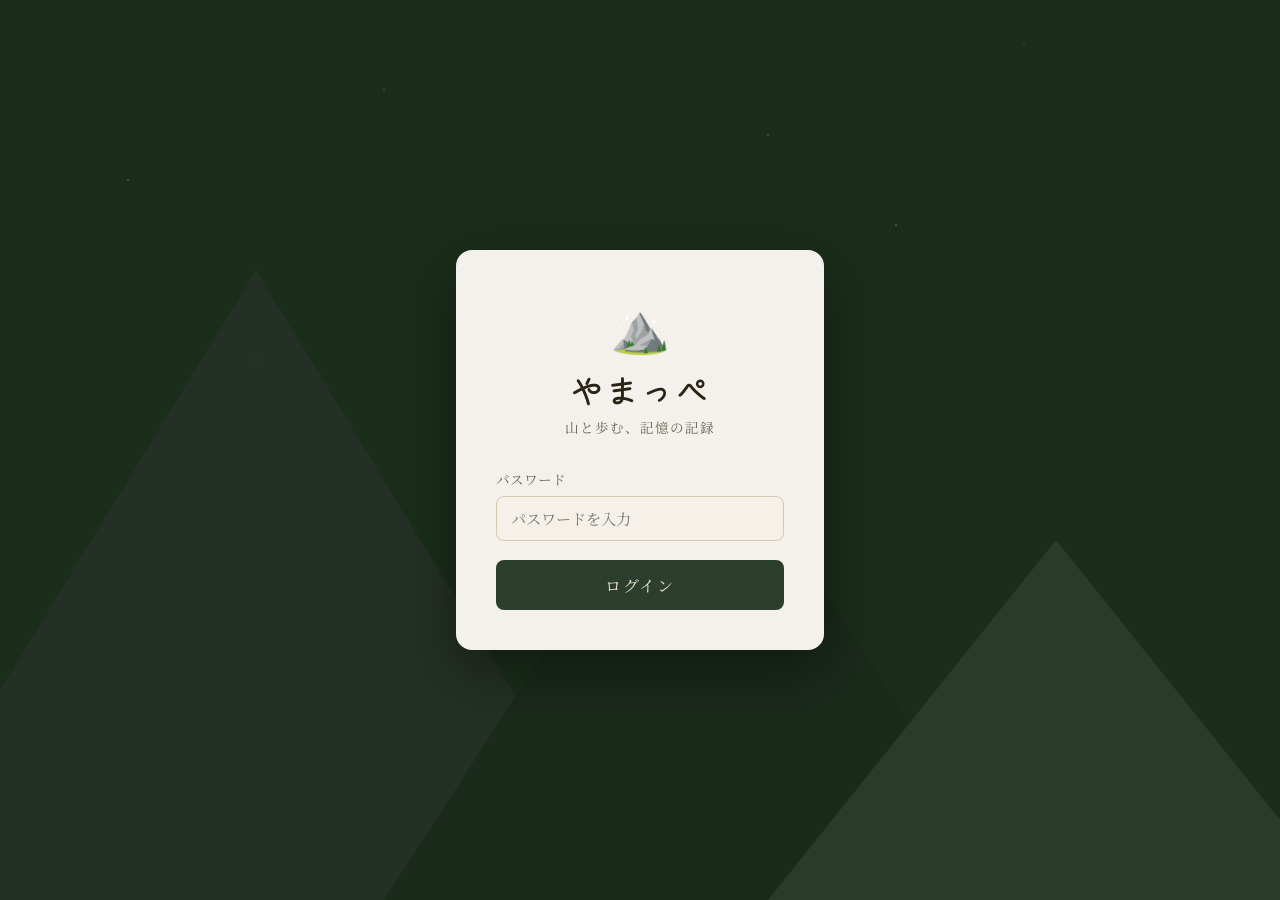
<file: index.html>
<!DOCTYPE html>
<html lang="ja">
<head>
  <meta charset="UTF-8">
  <link rel="icon" href="data:image/svg+xml,<svg xmlns='http://www.w3.org/2000/svg' viewBox='0 0 100 100'><text y='.9em' font-size='90'>⛰️</text></svg>">
  <meta name="viewport" content="width=device-width, initial-scale=1.0">
  <title>やまっぺ - ログイン</title>
  <link rel="stylesheet" href="css/style.css">
  <link href="https://fonts.googleapis.com/css2?family=Zen+Kurenaido&family=Noto+Serif+JP:wght@300;400;600&family=Shippori+Mincho:wght@400;600&display=swap" rel="stylesheet">
</head>
<body class="login-page">
  <div class="mountain-bg">
    <div class="peak peak1"></div>
    <div class="peak peak2"></div>
    <div class="peak peak3"></div>
    <div class="stars"></div>
  </div>

  <div class="login-container">
    <div class="login-box">
      <div class="logo-area">
        <div class="logo-icon">⛰️</div>
        <h1 class="site-title">やまっぺ</h1>
        <p class="site-subtitle">山と歩む、記憶の記録</p>
      </div>
      <form class="login-form" onsubmit="handleLogin(event)">
        <div class="form-group">
          <label for="password">パスワード</label>
          <input type="password" id="password" placeholder="パスワードを入力" autocomplete="current-password">
        </div>
        <div class="error-msg" id="errorMsg">パスワードが違います</div>
        <button type="submit" class="btn-login">ログイン</button>
      </form>
    </div>
  </div>

  <script>
    // パスワードはここで変更できます（例: "yamanokami123"）
    const SITE_PASSWORD = "yamanokami123";

    function handleLogin(e) {
      e.preventDefault();
      const pw = document.getElementById('password').value;
      const err = document.getElementById('errorMsg');
      if (pw === SITE_PASSWORD) {
        sessionStorage.setItem('yamapper_auth', 'true');
        window.location.href = 'home.html';
      } else {
        err.style.display = 'block';
        document.getElementById('password').value = '';
        document.getElementById('password').focus();
      }
    }

    // すでにログイン済みならホームへ
    if (sessionStorage.getItem('yamapper_auth') === 'true') {
      window.location.href = 'home.html';
    }
  </script>
</body>
</html>
</file>
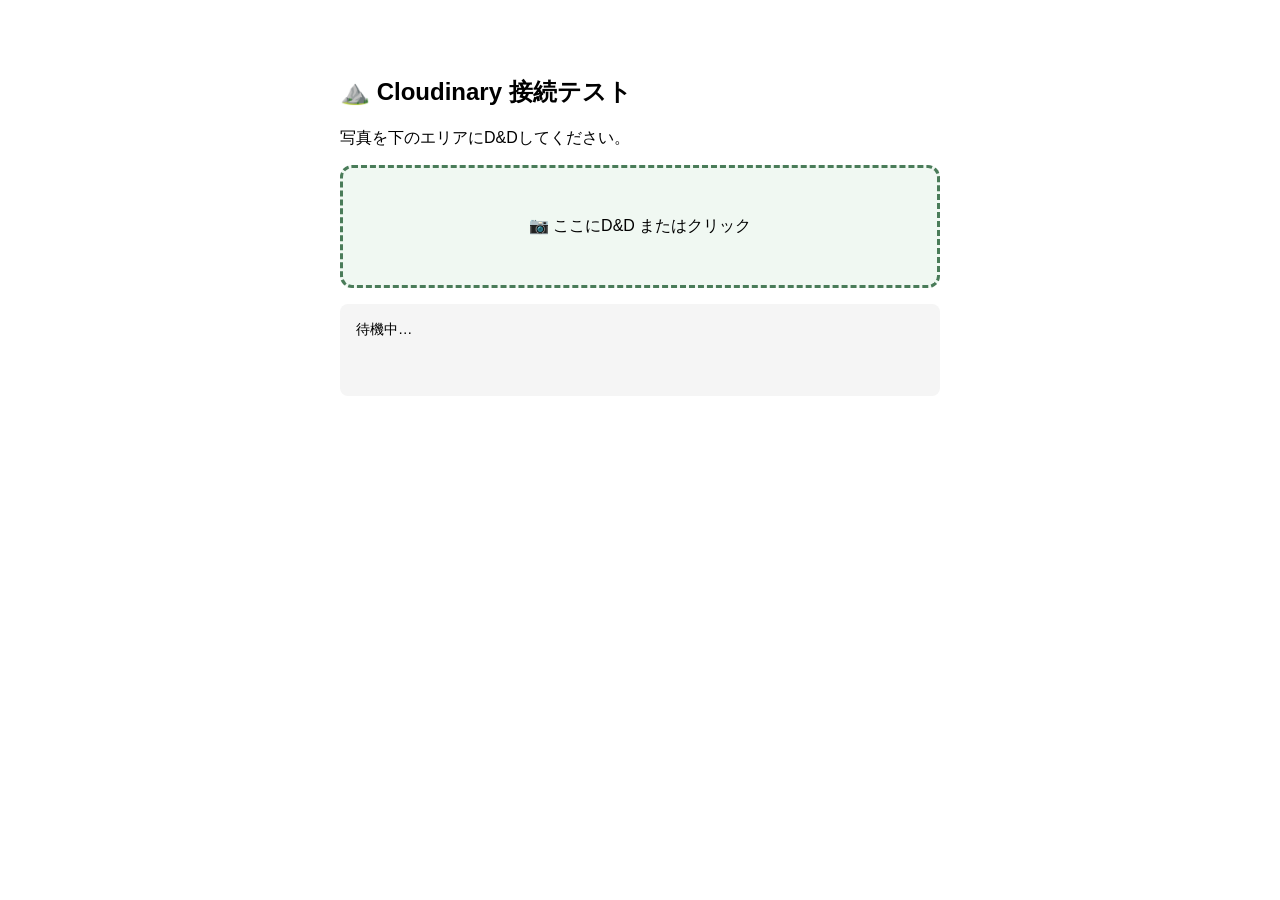
<file: cloudinary-test.html>
<!DOCTYPE html>
<html lang="ja">
<head>
  <meta charset="UTF-8">
  <title>Cloudinary 接続テスト</title>
  <style>
    body { font-family: sans-serif; max-width: 600px; margin: 40px auto; padding: 1rem; }
    #dropZone {
      border: 3px dashed #4A7C59; border-radius: 12px;
      padding: 3rem; text-align: center; cursor: pointer;
      background: #f0f8f2; transition: background 0.2s;
    }
    #dropZone.over { background: #c8ecd4; }
    #log { margin-top: 1rem; padding: 1rem; background: #f5f5f5; border-radius: 8px; font-size: 0.9rem; white-space: pre-wrap; min-height: 60px; }
    img { max-width: 200px; margin-top: 1rem; border-radius: 8px; display: none; }
  </style>
</head>
<body>
  <h2>⛰️ Cloudinary 接続テスト</h2>
  <p>写真を下のエリアにD&Dしてください。</p>

  <div id="dropZone"
    ondragover="ev(event,'over')"
    ondragleave="ev(event,'leave')"
    ondrop="ev(event,'drop')"
    onclick="document.getElementById('fi').click()">
    📷 ここにD&D またはクリック
    <input type="file" id="fi" accept="image/*" style="display:none" onchange="upload(event.target.files[0])">
  </div>

  <div id="log">待機中…</div>
  <img id="preview">

  <script>
    const CLOUD_NAME    = 'dgsbvnswt';
    const UPLOAD_PRESET = 'yamapper_preset';

    function ev(e, type) {
      e.preventDefault();
      const dz = document.getElementById('dropZone');
      if (type === 'over')  dz.classList.add('over');
      if (type === 'leave') dz.classList.remove('over');
      if (type === 'drop') {
        dz.classList.remove('over');
        const file = e.dataTransfer.files[0];
        if (file && file.type.startsWith('image/')) upload(file);
        else log('画像ファイルではありません');
      }
    }

    function toBase64(file) {
      return new Promise((resolve, reject) => {
        const reader = new FileReader();
        reader.onload  = () => resolve(reader.result);
        reader.onerror = reject;
        reader.readAsDataURL(file);
      });
    }

    async function upload(file) {
      if (!file) return;
      log('アップロード開始: ' + file.name + ' (' + Math.round(file.size/1024) + 'KB)\n変換中…');
      try {
        const base64 = await toBase64(file);
        log('Cloudinaryに送信中…');
        const res = await fetch(
          'https://api.cloudinary.com/v1_1/' + CLOUD_NAME + '/image/upload',
          {
            method:  'POST',
            headers: { 'Content-Type': 'application/json' },
            body:    JSON.stringify({ file: base64, upload_preset: UPLOAD_PRESET })
          }
        );
        const data = await res.json();
        if (data.secure_url) {
          log('成功！\nURL: ' + data.secure_url);
          const img = document.getElementById('preview');
          img.src = data.secure_url;
          img.style.display = 'block';
        } else {
          log('Cloudinaryエラー:\n' + JSON.stringify(data, null, 2));
        }
      } catch(err) {
        log('通信エラー: ' + err.message);
      }
    }

    function log(msg) { document.getElementById('log').textContent = msg; }
  </script>
</body>
</html>
</file>
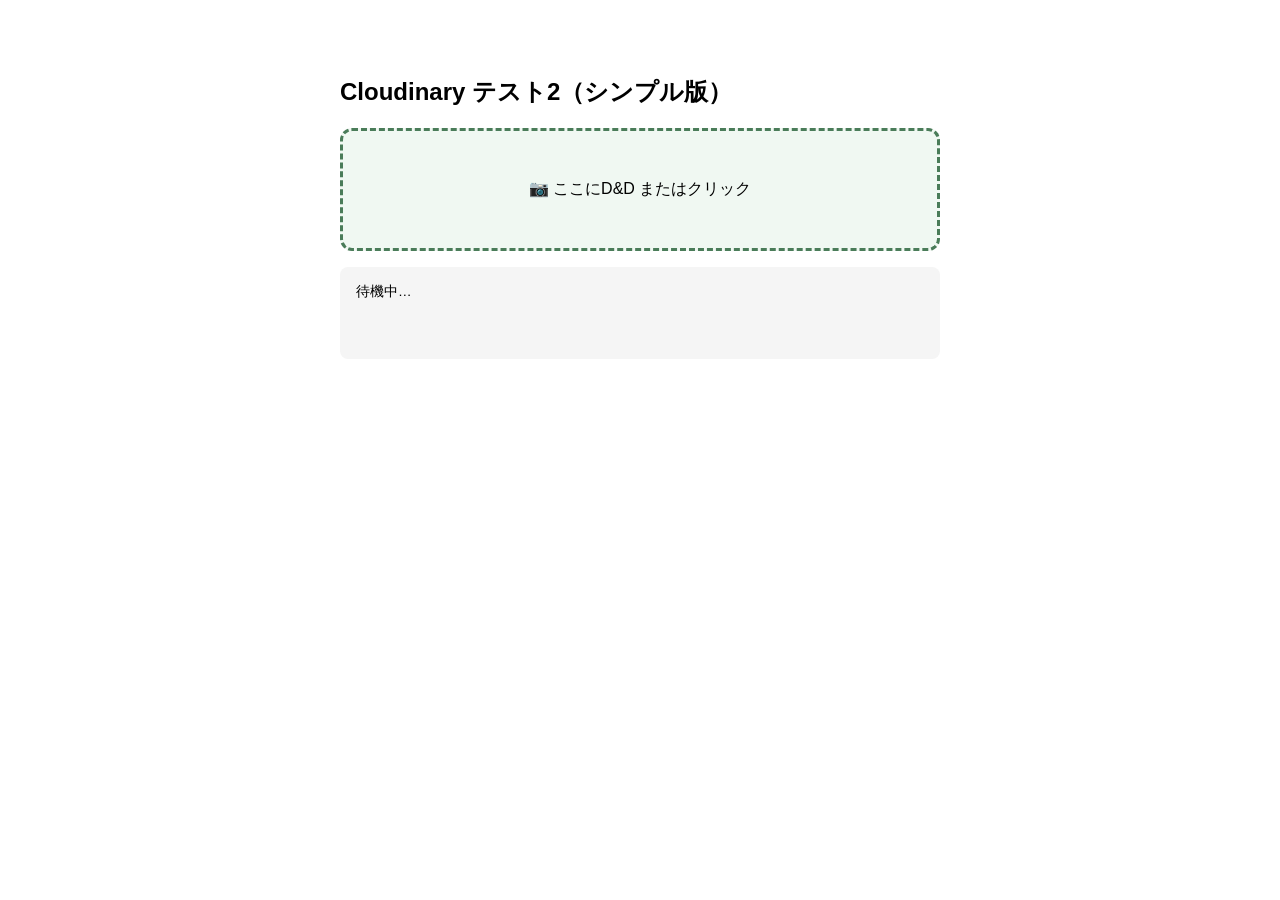
<file: cloudinary-test2.html>
<!DOCTYPE html>
<html lang="ja">
<head>
  <meta charset="UTF-8">
  <title>Cloudinary テスト2</title>
  <style>
    body { font-family: sans-serif; max-width: 600px; margin: 40px auto; padding: 1rem; }
    #dropZone {
      border: 3px dashed #4A7C59; border-radius: 12px;
      padding: 3rem; text-align: center; cursor: pointer;
      background: #f0f8f2;
    }
    #log { margin-top: 1rem; padding: 1rem; background: #f5f5f5; border-radius: 8px; font-size: 0.85rem; white-space: pre-wrap; min-height: 60px; }
    img { max-width: 200px; margin-top: 1rem; border-radius: 8px; display: none; }
  </style>
</head>
<body>
  <h2>Cloudinary テスト2（シンプル版）</h2>

  <div id="dropZone"
    ondragover="event.preventDefault()"
    ondrop="onDrop(event)"
    onclick="document.getElementById('fi').click()">
    📷 ここにD&D またはクリック
    <input type="file" id="fi" accept="image/*" style="display:none" onchange="upload(event.target.files[0])">
  </div>

  <div id="log">待機中…</div>
  <img id="preview">

  <script>
    const CLOUD_NAME    = 'dgsbvnswt';
    const UPLOAD_PRESET = 'yamapper_preset';

    function onDrop(e) {
      e.preventDefault();
      const file = e.dataTransfer.files[0];
      if (file) upload(file);
    }

    function toBase64(file) {
      return new Promise((resolve, reject) => {
        const reader = new FileReader();
        reader.onload  = () => resolve(reader.result);
        reader.onerror = reject;
        reader.readAsDataURL(file);
      });
    }

    async function upload(file) {
      log('変換中: ' + file.name);
      const base64 = await toBase64(file);
      log('送信中…\nPreset: ' + UPLOAD_PRESET + '\nCloud: ' + CLOUD_NAME);

      const payload = {
        file: base64,
        upload_preset: UPLOAD_PRESET
      };
      log('送信データ:\n' + JSON.stringify({upload_preset: payload.upload_preset, file: '(base64省略)'}));

      const res = await fetch(
        'https://api.cloudinary.com/v1_1/' + CLOUD_NAME + '/image/upload',
        {
          method: 'POST',
          headers: { 'Content-Type': 'application/json' },
          body: JSON.stringify(payload)
        }
      );
      const data = await res.json();
      log('レスポンス:\n' + JSON.stringify(data, null, 2));

      if (data.secure_url) {
        document.getElementById('preview').src = data.secure_url;
        document.getElementById('preview').style.display = 'block';
      }
    }

    function log(msg) { document.getElementById('log').textContent = msg; }
  </script>
</body>
</html>
</file>
<file: css/style.css>
/* ==============================
   やまっぺ - スタイルシート
   テーマ: 山の自然・和風・落ち着いた緑茶色
============================== */

:root {
  --col-bg: #F5F0E8;
  --col-surface: #FDFAF5;
  --col-nav: #2C3E2D;
  --col-accent: #4A7C59;
  --col-accent2: #8B6F47;
  --col-text: #2A2416;
  --col-muted: #6B6255;
  --col-border: #D4C9B0;
  --col-hero-dark: #1A2E1B;
  --col-danger: #A05C5C;
  --font-title: 'Zen Kurenaido', serif;
  --font-body: 'Noto Serif JP', serif;
  --font-alt: 'Shippori Mincho', serif;
}

* { box-sizing: border-box; margin: 0; padding: 0; }

body {
  font-family: var(--font-body);
  background: var(--col-bg);
  color: var(--col-text);
  min-height: 100vh;
  display: flex;
  flex-direction: column;
}

/* ナビバー */
.navbar {
  background: var(--col-nav);
  padding: 0 2rem;
  display: flex;
  align-items: center;
  justify-content: space-between;
  height: 60px;
  position: sticky;
  top: 0;
  z-index: 100;
  box-shadow: 0 2px 12px rgba(0,0,0,0.3);
}

.nav-logo {
  color: #F0E8D0;
  font-family: var(--font-title);
  font-size: 1.3rem;
  text-decoration: none;
  letter-spacing: 0.05em;
}

.nav-links { display: flex; gap: 1.5rem; }
.nav-links a {
  color: #C5BBA8;
  text-decoration: none;
  font-size: 0.9rem;
  transition: color 0.2s;
  letter-spacing: 0.05em;
}
.nav-links a:hover, .nav-links a.active { color: #F0E8D0; }
.nav-links a.active { border-bottom: 2px solid var(--col-accent); padding-bottom: 2px; }

/* ====== ログインページ ====== */
.login-page { background: var(--col-hero-dark); display: flex; align-items: center; justify-content: center; min-height: 100vh; }

.mountain-bg {
  position: fixed; inset: 0; overflow: hidden; z-index: 0;
}
.peak {
  position: absolute; bottom: 0;
  clip-path: polygon(50% 0%, 0% 100%, 100% 100%);
}
.peak1 { width: 60vw; height: 70vh; left: -10vw; background: #243025; }
.peak2 { width: 50vw; height: 55vh; left: 30vw; background: #1A2A1B; }
.peak3 { width: 45vw; height: 40vh; left: 60vw; background: #2A3A2B; }
.stars {
  position: absolute; inset: 0;
  background-image: radial-gradient(1px 1px at 10% 20%, rgba(255,255,255,0.6) 0%, transparent 100%),
    radial-gradient(1px 1px at 30% 10%, rgba(255,255,255,0.4) 0%, transparent 100%),
    radial-gradient(1px 1px at 60% 15%, rgba(255,255,255,0.5) 0%, transparent 100%),
    radial-gradient(1px 1px at 80% 5%, rgba(255,255,255,0.3) 0%, transparent 100%),
    radial-gradient(1px 1px at 45% 30%, rgba(255,255,255,0.4) 0%, transparent 100%),
    radial-gradient(1px 1px at 70% 25%, rgba(255,255,255,0.6) 0%, transparent 100%),
    radial-gradient(1px 1px at 20% 40%, rgba(255,255,255,0.3) 0%, transparent 100%);
}

.login-container { position: relative; z-index: 1; width: 100%; max-width: 400px; padding: 1rem; }
.login-box {
  background: rgba(253,250,245,0.96);
  border-radius: 16px;
  padding: 2.5rem;
  box-shadow: 0 20px 60px rgba(0,0,0,0.4);
}
.logo-area { text-align: center; margin-bottom: 2rem; }
.logo-icon { font-size: 3rem; margin-bottom: 0.5rem; }
.site-title { font-family: var(--font-title); font-size: 2rem; color: var(--col-text); letter-spacing: 0.1em; }
.site-subtitle { font-size: 0.85rem; color: var(--col-muted); margin-top: 0.3rem; letter-spacing: 0.08em; }

.login-form .form-group { margin-bottom: 1.2rem; }
.login-form label { display: block; font-size: 0.85rem; color: var(--col-muted); margin-bottom: 0.4rem; }
.login-form input {
  width: 100%; padding: 0.75rem 1rem;
  border: 1.5px solid var(--col-border);
  border-radius: 8px;
  font-size: 1rem;
  background: var(--col-surface);
  color: var(--col-text);
  outline: none;
  transition: border-color 0.2s;
  font-family: var(--font-body);
}
.login-form input:focus { border-color: var(--col-accent); }

.error-msg {
  display: none;
  color: var(--col-danger);
  font-size: 0.85rem;
  margin-bottom: 0.8rem;
  text-align: center;
}

.btn-login {
  width: 100%; padding: 0.85rem;
  background: var(--col-nav);
  color: #F0E8D0;
  border: none; border-radius: 8px;
  font-size: 1rem;
  cursor: pointer;
  font-family: var(--font-body);
  letter-spacing: 0.1em;
  transition: background 0.2s;
}
.btn-login:hover { background: var(--col-accent); }

/* ====== ヒーローセクション ====== */
.hero {
  position: relative; height: 320px;
  background: var(--col-hero-dark);
  overflow: hidden;
  display: flex; align-items: flex-end; justify-content: center;
}
.hero-bg { position: absolute; inset: 0; }
.hero-peak {
  position: absolute; bottom: 0;
  clip-path: polygon(50% 0%, 0% 100%, 100% 100%);
}
.hp1 { width: 80%; height: 80%; left: -20%; background: #243025; }
.hp2 { width: 65%; height: 65%; left: 20%; background: #1A2A1B; }
.hp3 { width: 55%; height: 50%; left: 50%; background: #2E4030; }
.hero-content {
  position: relative; z-index: 1;
  text-align: center; padding-bottom: 2.5rem; color: #F0E8D0;
}
.hero-content h1 { font-family: var(--font-title); font-size: 3rem; letter-spacing: 0.12em; text-shadow: 0 2px 12px rgba(0,0,0,0.5); }
.hero-content p { font-size: 0.95rem; color: #C5BBA8; margin-top: 0.3rem; letter-spacing: 0.1em; }

/* ページヘッダー */
.page-header {
  background: var(--col-nav);
  color: #F0E8D0;
  padding: 2.5rem 2rem 2rem;
  text-align: center;
}
.page-header h1 { font-family: var(--font-title); font-size: 1.8rem; letter-spacing: 0.1em; }
.page-header p { color: #C5BBA8; margin-top: 0.4rem; font-size: 0.9rem; }

/* アルバムヘッダー */
.album-header {
  padding: 2rem;
  color: #fff;
  transition: background 0.3s;
}
.back-link { color: rgba(255,255,255,0.8); text-decoration: none; font-size: 0.9rem; }
.back-link:hover { color: #fff; }
.album-title-area { display: flex; align-items: center; gap: 1rem; margin: 1rem 0 0.5rem; }
.album-emoji-big { font-size: 2.5rem; }
.album-title-area h1 { font-family: var(--font-title); font-size: 2rem; color: #fff; text-shadow: 0 1px 4px rgba(0,0,0,0.3); }
.album-title-area p { color: rgba(255,255,255,0.85); font-size: 0.9rem; }
.album-desc-text { color: rgba(255,255,255,0.8); font-size: 0.95rem; max-width: 600px; }

/* ====== メインコンテンツ ====== */
.main-content { flex: 1; max-width: 1100px; margin: 0 auto; padding: 2rem; width: 100%; }

.section { margin-bottom: 3rem; }
.section-title {
  font-family: var(--font-alt);
  font-size: 1.3rem;
  color: var(--col-text);
  border-left: 4px solid var(--col-accent);
  padding-left: 0.8rem;
  margin-bottom: 1.5rem;
  letter-spacing: 0.05em;
}

.toolbar { margin-bottom: 1.5rem; }

/* カードグリッド */
.cards-grid {
  display: grid;
  grid-template-columns: repeat(auto-fill, minmax(260px, 1fr));
  gap: 1.5rem;
}

.card {
  background: var(--col-surface);
  border-radius: 12px;
  overflow: hidden;
  border: 1px solid var(--col-border);
  text-decoration: none;
  color: inherit;
  transition: transform 0.2s, box-shadow 0.2s;
  display: flex;
  flex-direction: column;
}
.card:hover { transform: translateY(-4px); box-shadow: 0 8px 24px rgba(0,0,0,0.12); }

.card-img {
  height: 140px;
  display: flex; align-items: center; justify-content: center;
}
.card-emoji { font-size: 3rem; }

.card-body { padding: 1rem 1.2rem; flex: 1; }
.card-body h3 { font-family: var(--font-alt); font-size: 1.1rem; margin-bottom: 0.3rem; }
.card-date { font-size: 0.8rem; color: var(--col-muted); margin-bottom: 0.4rem; }
.card-desc { font-size: 0.85rem; color: var(--col-muted); line-height: 1.5; margin-bottom: 0.6rem; overflow: hidden; display: -webkit-box; -webkit-line-clamp: 2; -webkit-box-orient: vertical; }
.card-tag { background: var(--col-accent); color: #fff; font-size: 0.75rem; padding: 2px 8px; border-radius: 12px; }

.card-footer {
  padding: 0.6rem 1.2rem;
  border-top: 1px solid var(--col-border);
  display: flex; justify-content: space-between; align-items: center;
  font-size: 0.85rem; color: var(--col-muted);
}

.btn-card-delete {
  background: none;
  border: none;
  color: var(--col-muted);
  font-size: 0.85rem;
  cursor: pointer;
  padding: 2px 5px;
  border-radius: 4px;
  transition: color 0.2s, background 0.2s;
  line-height: 1;
}
.btn-card-delete:hover { color: var(--col-danger); background: rgba(160,92,92,0.1); }

/* 統計 */
.stats-section { background: var(--col-surface); border-radius: 12px; padding: 1.5rem; border: 1px solid var(--col-border); }
.stats-grid { display: grid; grid-template-columns: repeat(3, 1fr); gap: 1rem; }
.stat-card { text-align: center; padding: 1rem; }
.stat-num { display: block; font-size: 2.5rem; font-family: var(--font-title); color: var(--col-accent); }
.stat-label { font-size: 0.85rem; color: var(--col-muted); }

/* コメントプレビュー */
.comment-preview-item {
  display: flex; align-items: baseline; gap: 0.8rem;
  padding: 0.6rem 0; border-bottom: 1px solid var(--col-border);
  font-size: 0.9rem;
}
.comment-author { font-weight: 600; color: var(--col-accent2); white-space: nowrap; }
.comment-text { flex: 1; color: var(--col-muted); overflow: hidden; text-overflow: ellipsis; white-space: nowrap; }
.comment-date { font-size: 0.75rem; color: var(--col-muted); white-space: nowrap; }

/* フォトグリッド */
.photo-grid {
  display: grid;
  grid-template-columns: repeat(auto-fill, minmax(200px, 1fr));
  gap: 0.8rem;
}
.photo-item {
  aspect-ratio: 1;
  border-radius: 8px;
  overflow: visible;
  position: relative;
  cursor: pointer;
  background: var(--col-border);
}
.photo-item img { width: 100%; height: 100%; object-fit: cover; display: block; transition: transform 0.3s; border-radius: 8px; }
.photo-item:hover img { transform: scale(1.05); }
.photo-overlay {
  position: absolute; inset: 0;
  background: rgba(0,0,0,0); transition: background 0.2s;
  display: flex; align-items: flex-end; justify-content: space-between;
  padding: 0.5rem;
  opacity: 0; transition: opacity 0.2s;
}
.photo-item:hover .photo-overlay { opacity: 1; background: rgba(0,0,0,0.35); }
.photo-overlay span { color: #fff; font-size: 0.8rem; text-shadow: 0 1px 3px rgba(0,0,0,0.5); }

/* ライトボックス */
.lightbox {
  position: fixed; inset: 0; z-index: 200;
  background: rgba(0,0,0,0.92);
  display: flex; align-items: center; justify-content: center;
}
.lightbox img { max-width: 85vw; max-height: 80vh; border-radius: 6px; object-fit: contain; }
.lb-close { position: absolute; top: 1rem; right: 1.5rem; background: none; border: none; color: #fff; font-size: 1.8rem; cursor: pointer; }
.lb-prev, .lb-next {
  position: absolute; top: 50%; transform: translateY(-50%);
  background: rgba(255,255,255,0.15); border: none;
  color: #fff; font-size: 2.5rem; cursor: pointer; padding: 0.5rem 1rem;
  border-radius: 4px; transition: background 0.2s;
}
.lb-prev { left: 1rem; }
.lb-next { right: 1rem; }
.lb-prev:hover, .lb-next:hover { background: rgba(255,255,255,0.3); }
.lb-caption { position: absolute; bottom: 1.5rem; color: rgba(255,255,255,0.7); font-size: 0.9rem; text-align: center; }

/* コメントページ */
.comment-form-card {
  background: var(--col-surface);
  border: 1px solid var(--col-border);
  border-radius: 12px;
  padding: 1.8rem;
  margin-bottom: 2rem;
}
.comment-form-card h2 { font-family: var(--font-alt); margin-bottom: 1.2rem; font-size: 1.1rem; }

.comments-list { display: flex; flex-direction: column; gap: 1rem; }

.comment-card {
  background: var(--col-surface);
  border: 1px solid var(--col-border);
  border-radius: 10px;
  padding: 1.2rem;
}
.comment-header {
  display: flex; align-items: center; gap: 0.8rem;
  margin-bottom: 0.8rem;
}
.comment-avatar {
  width: 36px; height: 36px; border-radius: 50%;
  background: var(--col-accent);
  color: #fff; font-weight: 600;
  display: flex; align-items: center; justify-content: center;
  font-size: 1rem; flex-shrink: 0;
}
.comment-header > div { flex: 1; }
.comment-header strong { font-size: 0.95rem; }
.comment-date { font-size: 0.75rem; color: var(--col-muted); display: block; margin-top: 1px; }
.comment-body { font-size: 0.95rem; line-height: 1.7; color: var(--col-text); }

/* フォーム共通 */
.form-group { margin-bottom: 1rem; }
.form-group label { display: block; font-size: 0.85rem; color: var(--col-muted); margin-bottom: 0.4rem; }
.form-group input, .form-group textarea, .form-group select {
  width: 100%; padding: 0.7rem 0.9rem;
  border: 1.5px solid var(--col-border);
  border-radius: 8px; font-size: 0.95rem;
  background: var(--col-bg); color: var(--col-text);
  font-family: var(--font-body); outline: none;
  transition: border-color 0.2s;
}
.form-group input:focus, .form-group textarea:focus { border-color: var(--col-accent); }

/* ボタン */
.btn-primary {
  background: var(--col-nav); color: #F0E8D0;
  border: none; border-radius: 8px;
  padding: 0.65rem 1.4rem;
  font-size: 0.9rem; cursor: pointer;
  font-family: var(--font-body); letter-spacing: 0.05em;
  transition: background 0.2s;
}
.btn-primary:hover { background: var(--col-accent); }

.btn-outline {
  border: 1.5px solid var(--col-nav); color: var(--col-nav);
  border-radius: 8px; padding: 0.65rem 1.4rem;
  font-size: 0.9rem; cursor: pointer; background: transparent;
  font-family: var(--font-body); letter-spacing: 0.05em;
  text-decoration: none; display: inline-block;
  transition: all 0.2s;
}
.btn-outline:hover { background: var(--col-nav); color: #F0E8D0; }

.btn-danger-sm {
  background: none; border: 1px solid var(--col-danger);
  color: var(--col-danger); border-radius: 6px;
  padding: 0.3rem 0.7rem; font-size: 0.8rem;
  cursor: pointer; transition: all 0.2s;
}
.btn-danger-sm:hover { background: var(--col-danger); color: #fff; }

.btn-del-photo {
  background: rgba(0,0,0,0.4); border: none;
  color: #fff; border-radius: 50%;
  width: 24px; height: 24px; cursor: pointer;
  font-size: 0.8rem; line-height: 1;
}

/* 絵文字ピッカー */
.emoji-picker { display: flex; gap: 0.5rem; flex-wrap: wrap; margin-top: 0.4rem; }
.ep-item {
  font-size: 1.5rem; cursor: pointer; border: 2px solid transparent;
  border-radius: 8px; padding: 4px 6px; transition: border-color 0.15s;
}
.ep-item:hover { border-color: var(--col-border); }
.ep-item.selected { border-color: var(--col-accent); background: rgba(74,124,89,0.08); }

/* モーダル */
.modal-overlay {
  position: fixed; inset: 0; z-index: 150;
  background: rgba(0,0,0,0.5);
  display: flex; align-items: center; justify-content: center;
  padding: 1rem;
}
.modal {
  background: var(--col-surface);
  border-radius: 16px; padding: 2rem;
  width: 100%; max-width: 480px;
  max-height: 90vh; overflow-y: auto;
  box-shadow: 0 16px 48px rgba(0,0,0,0.3);
}
.modal h2 { font-family: var(--font-alt); margin-bottom: 1.4rem; }
.modal-actions { display: flex; gap: 0.8rem; justify-content: flex-end; margin-top: 1.2rem; }

/* ユーティリティ */
.center-btn { text-align: center; margin-top: 1.5rem; }
.empty-msg { color: var(--col-muted); font-size: 0.95rem; padding: 2rem; text-align: center; width: 100%; }
.empty-msg a { color: var(--col-accent); }

.photo-count { font-size: 0.85rem; }

/* フッター */
.footer {
  background: var(--col-nav); color: #C5BBA8;
  text-align: center; padding: 1.2rem;
  font-size: 0.85rem; margin-top: auto;
  letter-spacing: 0.05em;
}

/* レスポンシブ */
@media (max-width: 600px) {
  .navbar { padding: 0 1rem; }
  .nav-links { gap: 0.8rem; }
  .main-content { padding: 1.2rem; }
  .cards-grid { grid-template-columns: 1fr; }
  .stats-grid { grid-template-columns: repeat(3,1fr); }
  .hero-content h1 { font-size: 2rem; }
  .photo-grid { grid-template-columns: repeat(2, 1fr); }
}

/* ====== Cloudinary アップロード進捗 ====== */
.upload-status {
  font-size: 0.85rem;
  color: var(--col-muted);
  margin-left: 1rem;
  vertical-align: middle;
}

.progress-wrap {
  background: var(--col-border);
  border-radius: 8px;
  height: 8px;
  margin-bottom: 1.2rem;
  overflow: hidden;
  position: relative;
}

.progress-bar {
  height: 100%;
  background: var(--col-accent);
  border-radius: 8px;
  width: 0%;
  transition: width 0.3s ease;
}

.progress-wrap span {
  position: absolute;
  top: 12px;
  left: 0;
  font-size: 0.8rem;
  color: var(--col-muted);
}

/* ====== ドラッグ＆ドロップエリア ====== */
.drop-zone {
  border: 2.5px dashed var(--col-accent);
  border-radius: 12px;
  padding: 2.5rem 1rem;
  text-align: center;
  cursor: pointer;
  margin-bottom: 1.5rem;
  background: rgba(74,124,89,0.04);
  transition: background 0.2s, border-color 0.2s;
}

.drop-zone:hover {
  background: rgba(74,124,89,0.08);
}

.drop-zone.drag-over {
  background: rgba(74,124,89,0.15);
  border-color: var(--col-nav);
  border-style: solid;
}

.drop-icon { font-size: 2.5rem; display: block; margin-bottom: 0.6rem; }
.drop-main { font-size: 1rem; color: var(--col-text); margin-bottom: 0.3rem; }
.drop-sub  { font-size: 0.85rem; color: var(--col-muted); }

/* ====== 写真コメントバッジ ====== */
.photo-comment-badge {
  background: rgba(0,0,0,0.55);
  color: #fff;
  font-size: 0.8rem;
  padding: 2px 8px;
  border-radius: 12px;
}

/* ====== ライトボックス（コメントパネル付き） ====== */
.lb-main {
  display: flex;
  align-items: flex-start;
  gap: 1rem;
  max-width: 90vw;
  max-height: 80vh;
}

.lb-main img {
  max-width: 60vw;
  max-height: 75vh;
  border-radius: 6px;
  object-fit: contain;
  flex-shrink: 0;
}

.lb-comment-panel {
  width: 280px;
  background: rgba(255,255,255,0.95);
  border-radius: 10px;
  padding: 1rem;
  display: flex;
  flex-direction: column;
  max-height: 75vh;
  color: var(--col-text);
}

.lb-comment-title {
  font-size: 0.95rem;
  margin-bottom: 0.8rem;
  color: var(--col-text);
  font-family: var(--font-alt);
}

.lb-comments {
  flex: 1;
  overflow-y: auto;
  margin-bottom: 0.8rem;
}

.lb-no-comment {
  font-size: 0.85rem;
  color: var(--col-muted);
  text-align: center;
  padding: 1rem 0;
}

.lb-comment-item {
  display: flex;
  gap: 0.5rem;
  margin-bottom: 0.8rem;
  align-items: flex-start;
}

.lb-comment-avatar {
  width: 28px; height: 28px;
  background: var(--col-accent);
  color: #fff;
  border-radius: 50%;
  display: flex; align-items: center; justify-content: center;
  font-size: 0.8rem; font-weight: 600;
  flex-shrink: 0;
}

.lb-comment-body {
  flex: 1;
  font-size: 0.82rem;
}

.lb-comment-body strong { display: block; font-size: 0.85rem; }
.lb-comment-date { font-size: 0.72rem; color: var(--col-muted); }
.lb-comment-body p { margin-top: 0.2rem; line-height: 1.5; }

.btn-del-comment {
  background: none; border: none;
  color: var(--col-muted); cursor: pointer;
  font-size: 0.75rem; padding: 2px 4px;
  flex-shrink: 0;
}
.btn-del-comment:hover { color: var(--col-danger); }

.lb-comment-form {
  border-top: 1px solid var(--col-border);
  padding-top: 0.8rem;
  display: flex;
  flex-direction: column;
  gap: 0.4rem;
}

.lb-comment-form input,
.lb-comment-form textarea {
  width: 100%;
  padding: 0.4rem 0.6rem;
  border: 1px solid var(--col-border);
  border-radius: 6px;
  font-size: 0.85rem;
  font-family: var(--font-body);
  outline: none;
  resize: none;
}

.lb-comment-form input:focus,
.lb-comment-form textarea:focus { border-color: var(--col-accent); }

.lb-comment-form .btn-primary {
  padding: 0.4rem;
  font-size: 0.85rem;
}

/* ライトボックス全体を横並びに対応 */
.lightbox {
  flex-direction: column;
  gap: 0.5rem;
}

@media (max-width: 700px) {
  .lb-main { flex-direction: column; max-width: 95vw; }
  .lb-main img { max-width: 95vw; max-height: 45vh; }
  .lb-comment-panel { width: 100%; max-height: 35vh; }
}

/* ====== アルバム編集 ====== */
.btn-outline-sm {
  border: 1px solid var(--col-accent);
  color: var(--col-accent);
  border-radius: 6px;
  padding: 0.3rem 0.7rem;
  font-size: 0.8rem;
  cursor: pointer;
  background: transparent;
  transition: all 0.2s;
}
.btn-outline-sm:hover { background: var(--col-accent); color: #fff; }

.cover-upload-area {
  cursor: pointer;
  border-radius: 8px;
  overflow: hidden;
  border: 1.5px dashed var(--col-border);
}

.cover-preview {
  height: 120px;
  display: flex;
  align-items: center;
  justify-content: center;
  background: var(--col-bg);
  color: var(--col-muted);
  font-size: 0.9rem;
  background-size: cover;
  background-position: center;
}

.form-hint {
  font-size: 0.78rem;
  color: var(--col-muted);
  margin-top: 0.3rem;
}

/* カバー画像D&Dハイライト */
.cover-upload-area.drag-over {
  border-color: var(--col-accent);
  border-style: solid;
  background: rgba(74,124,89,0.08);
}

/* バージョン表示 */
.nav-version {
  font-size: 0.65rem;
  color: rgba(197,187,168,0.7);
  margin-left: 0.4rem;
  vertical-align: middle;
  letter-spacing: 0.03em;
}

/* ====== 動画サムネイル ====== */
.video-item { position: relative; }

.video-thumb {
  width: 100%; height: 100%;
  object-fit: cover;
  display: block;
  border-radius: 8px;
}

.video-play-icon {
  position: absolute;
  top: 50%; left: 50%;
  transform: translate(-50%, -50%);
  background: rgba(0,0,0,0.55);
  color: #fff;
  font-size: 1.8rem;
  width: 52px; height: 52px;
  border-radius: 50%;
  display: flex; align-items: center; justify-content: center;
  pointer-events: none;
  transition: background 0.2s;
}

.video-item:hover .video-play-icon {
  background: rgba(74,124,89,0.8);
}

/* ====== 動画圧縮オプションバー ====== */
.video-option-bar {
  margin: 0.8rem 0 1.2rem;
  padding: 0.8rem 1rem;
  background: var(--col-surface);
  border: 1px solid var(--col-border);
  border-radius: 8px;
}

.compress-toggle {
  display: flex;
  align-items: center;
  gap: 0.5rem;
  cursor: pointer;
  font-size: 0.9rem;
  font-weight: 600;
  color: var(--col-text);
  margin-bottom: 0.4rem;
}

.compress-toggle input[type="checkbox"] {
  width: 16px; height: 16px;
  accent-color: var(--col-accent);
  cursor: pointer;
}

.compress-hint {
  font-size: 0.78rem;
  color: var(--col-muted);
  line-height: 1.5;
  margin-left: 1.5rem;
}

/* 記録欄4列対応 */
.stats-grid {
  grid-template-columns: repeat(4, 1fr) !important;
}

@media (max-width: 600px) {
  .stats-grid {
    grid-template-columns: repeat(2, 1fr) !important;
  }
}

/* 記録欄5列対応 */
.stats-grid {
  grid-template-columns: repeat(5, 1fr) !important;
}

@media (max-width: 700px) {
  .stats-grid {
    grid-template-columns: repeat(2, 1fr) !important;
  }
}

/* ====== 写真並び替えD&D ====== */
.photo-wrapper {
  display: flex;
  flex-direction: column;
  gap: 0.3rem;
}

.sort-handle {
  background: var(--col-accent);
  color: #fff;
  font-size: 0.75rem;
  padding: 3px 8px;
  border-radius: 4px;
  text-align: center;
  cursor: grab;
  user-select: none;
  letter-spacing: 0.05em;
}

.photo-wrapper.drag-target .photo-item {
  opacity: 0.4;
  transform: scale(0.97);
  transition: opacity 0.15s, transform 0.15s;
}

.photo-item.dragging {
  opacity: 0.4;
  transform: scale(0.97);
}

.photo-item.drag-target {
  outline: 3px solid var(--col-accent);
  outline-offset: 2px;
}
</file>
